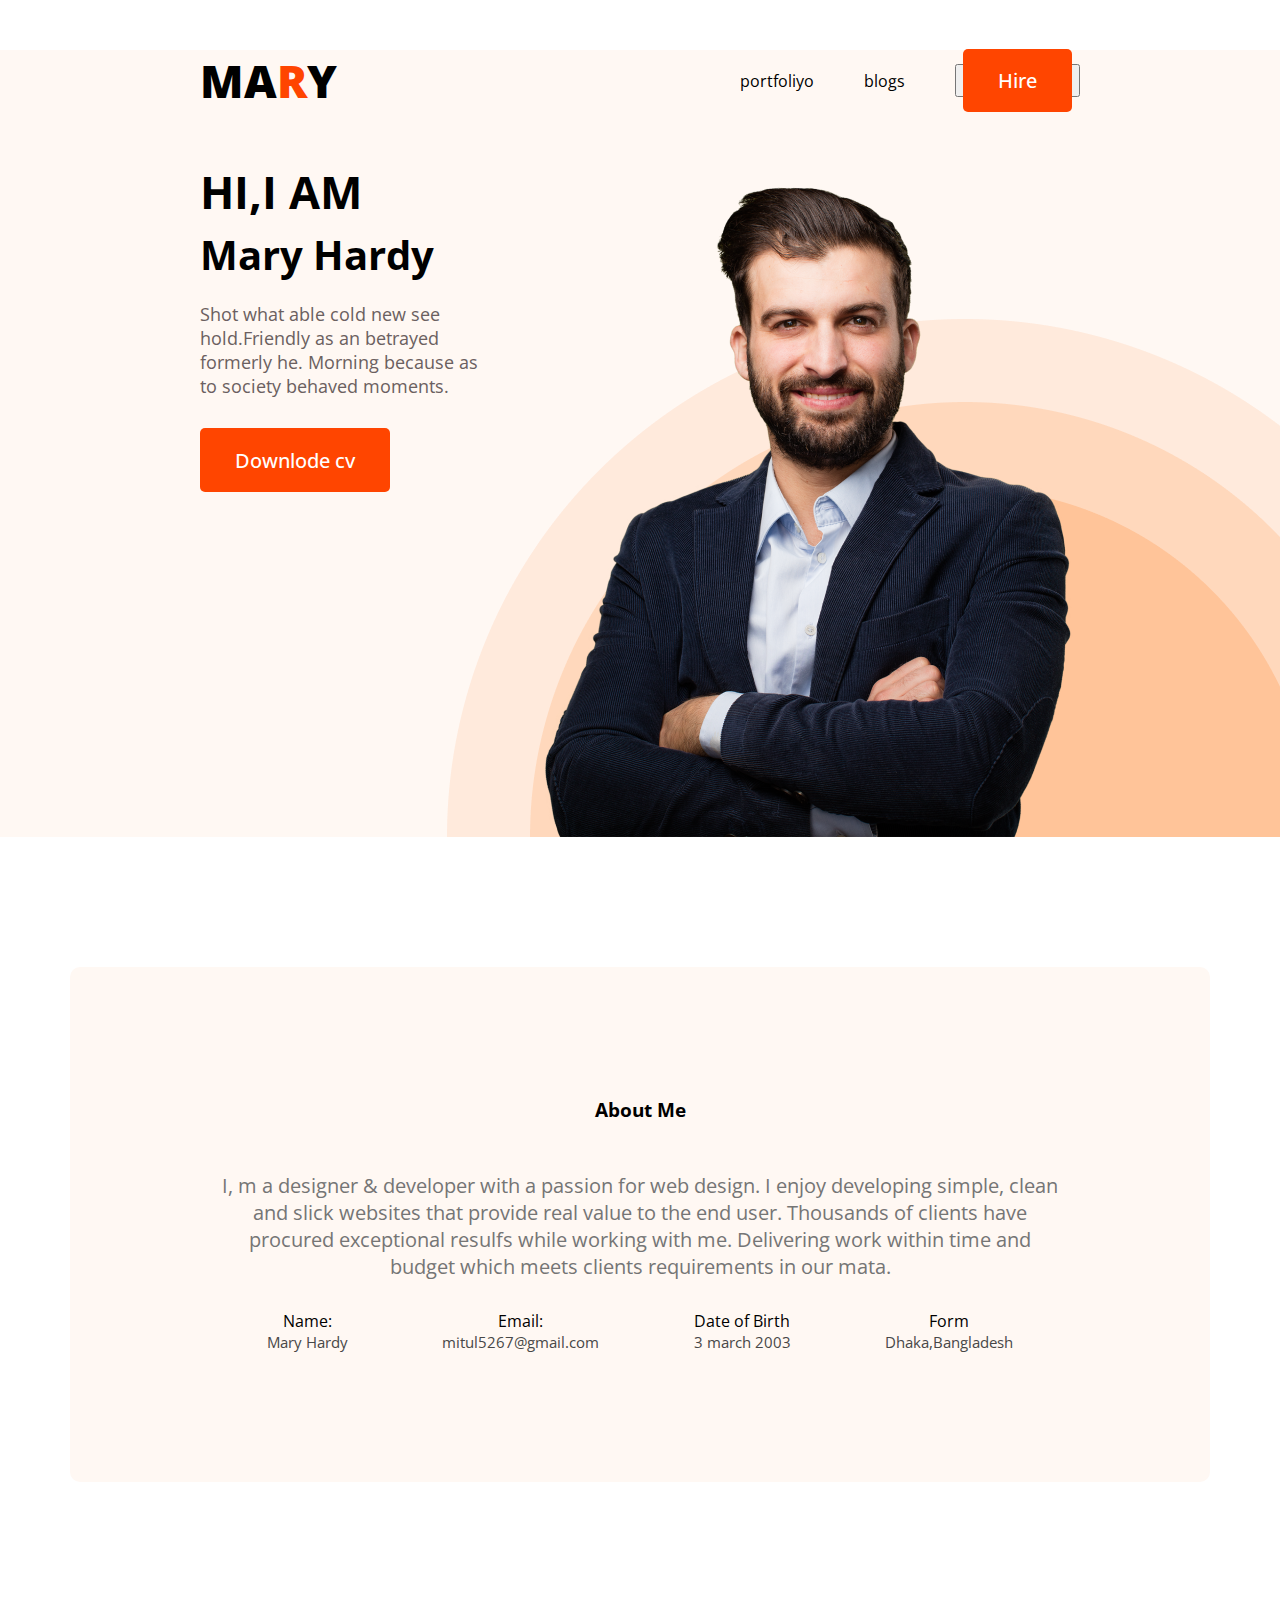
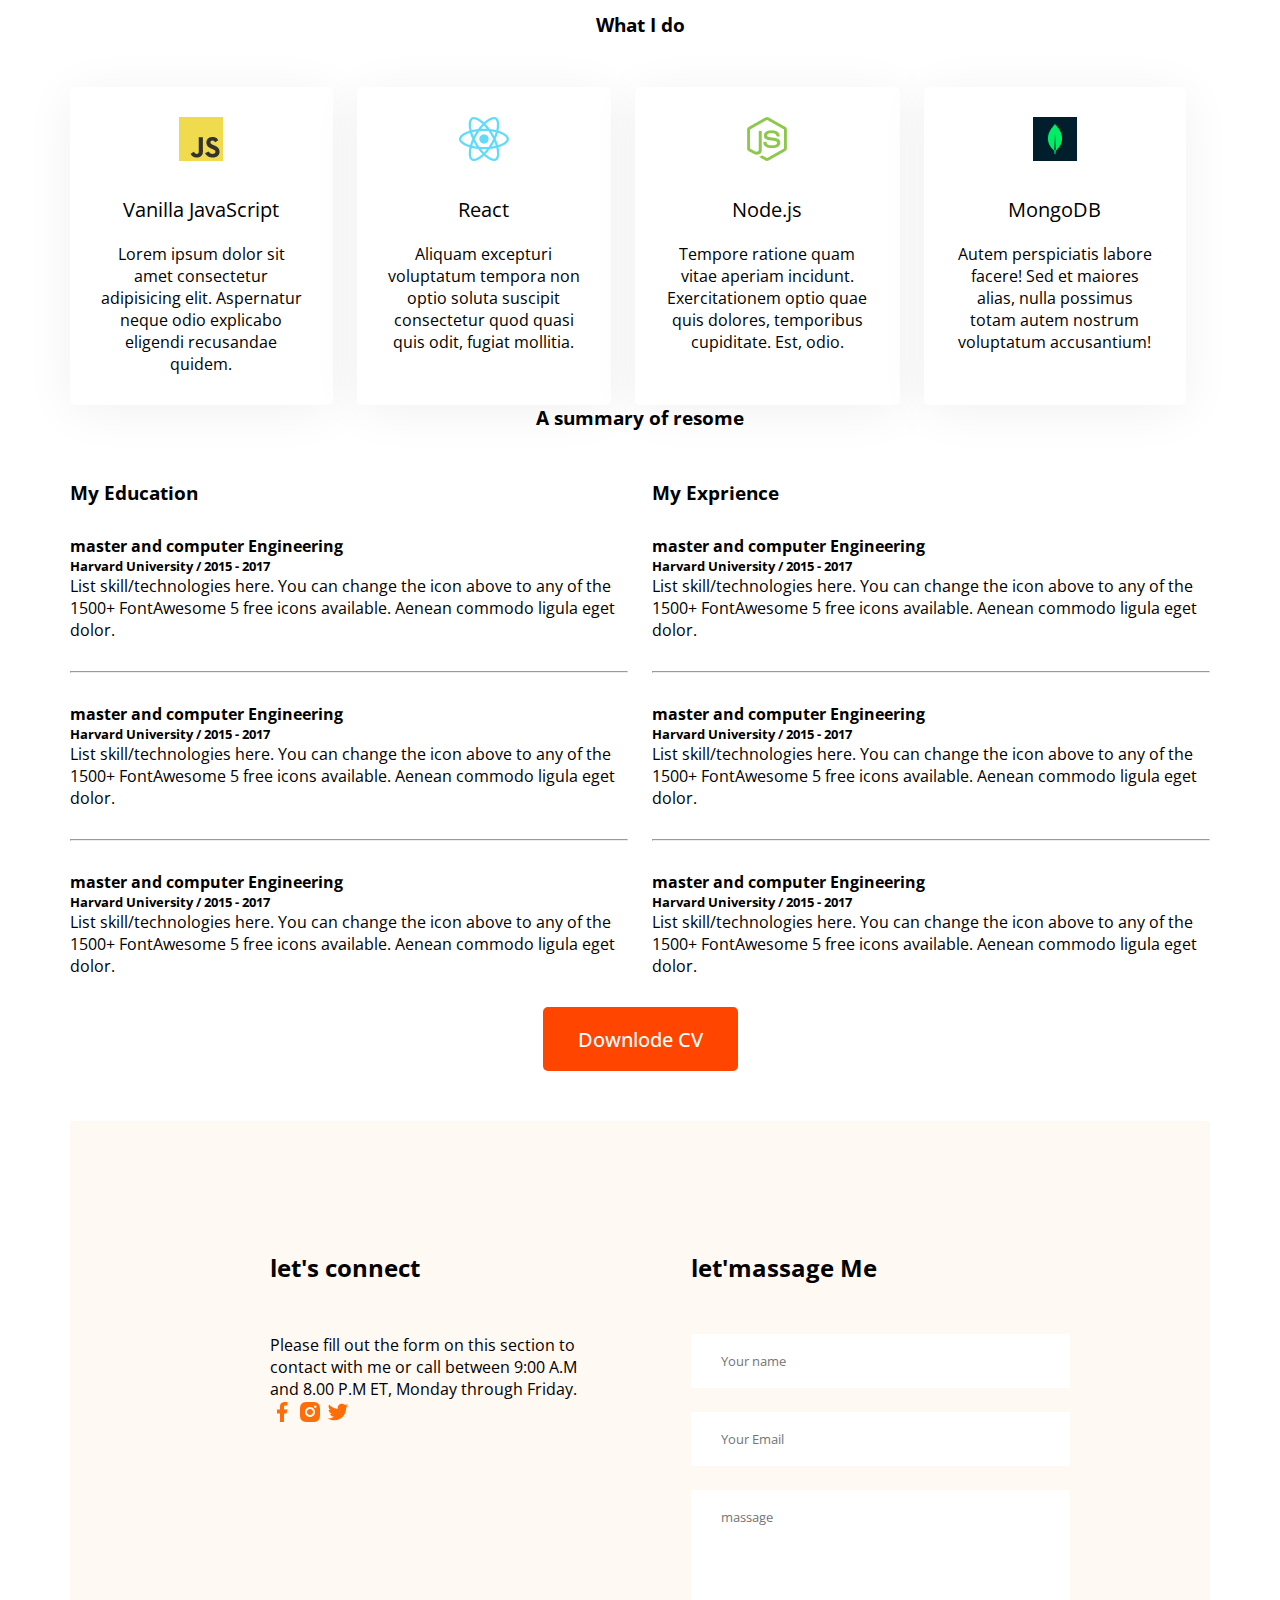
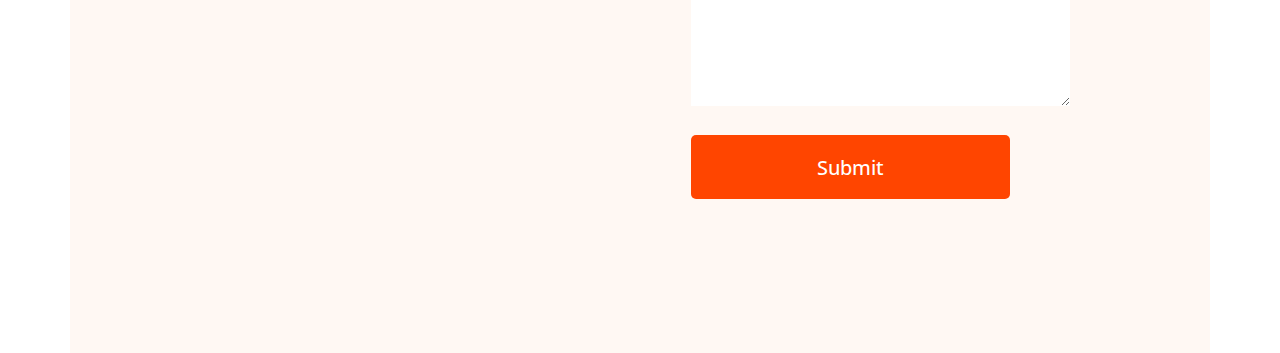
<file: index.html>
<!DOCTYPE html>
<html lang="en">
<head>
    <meta charset="UTF-8">
    <meta http-equiv="X-UA-Compatible" content="IE=edge">
    <meta name="viewport" content="width=device-width, initial-scale=1.0">
    <title>Developer portfoliyo</title>
   <link rel="stylesheet" href="css/style.css">
   <link rel="preconnect" href="https://fonts.googleapis.com"><link rel="preconnect" href="https://fonts.gstatic.com" crossorigin><link href="https://fonts.googleapis.com/css2?family=Open+Sans:wght@300&display=swap" rel="stylesheet">
</head>
<body>
    <header class="header">
        <nav>
            
                <h2 class="nav-title">MA<span class="text-primary">R</span>Y</h2>
            <ul>
                <li>portfoliyo</li>
                <li>blogs</li>
                <li><button><span class="btn-primary">Hire</span></li>
                
            </ul>
        </nav>
        <Div class="banar">
            <div>
        
            <h3 class="banar-sub-title">HI,I AM</h3>
            <H1 class="banar-title">Mary Hardy</H1>
            <p class="banar-description">Shot what able cold new see hold.Friendly as an betrayed formerly he. Morning because as to society behaved moments.</p>
            <button class="btn-primary">Downlode cv</button>
        </div>
        <img src="hardy.png" alt=""> 
        </Div>
        
        <div>
            <header></header>
        </div>
    </header>
    <main class="">
        <section class="about">
            <h3 class="section-title">About Me</h3>
            <p class="section-description">I, m a designer & developer with a passion for web design. I enjoy developing simple, clean and slick websites that provide real value to the end user. Thousands of clients have procured exceptional resulfs while working with me. Delivering work within time and budget which meets clients requirements in our mata.</p>
            <div class="about-info-container">
                <div class="about-info">
                    <p>Name:</p>
                   
                    <p class="info-description">Mary Hardy </p>
                </div>
                <div class="about-info">
                    <p>Email:</p>
                    
                    <p class="info-description">mitul5267@gmail.com</p>
                </div>
                <div class="about-info">
                    <p>Date of Birth</p>
                  
                    <p class="info-description">3 march 2003</p>
                </div>
                <div class="about-info">
                    <p>Form</p>
                    
                    <p class="info-description"> Dhaka,Bangladesh</p>
                </div>



            </div>

        </section>
        <!..what-i-do...>
        <section class="what-i-do">
            <h3 class="section-title">What I do</h3>
            <div class="skill-continer">

                <div class="skill">
                    <img src="icons/js.png" alt="">
                    <p class="skill-title">Vanilla JavaScript</p>
                    <p class="skill-decription">Lorem ipsum dolor sit amet consectetur adipisicing elit. Aspernatur neque odio explicabo eligendi recusandae quidem.</p>
                </div>
                <div class="skill">
                    <img src="icons/react.png" alt="">
                    <p class="skill-title">React</p>
                    <p class="skill-decription">Aliquam excepturi voluptatum tempora non optio soluta suscipit consectetur quod quasi quis odit, fugiat mollitia.</p>
                </div>
                <div class="skill">
                    <img src="icons/nodejs.png" alt="">
                    <p class="skill-title">Node.js</p>
                    <p class="skill-decription">Tempore ratione quam vitae aperiam incidunt. Exercitationem optio quae quis dolores, temporibus cupiditate. Est, odio.</p>
                </div>
                <div class="skill">
                    <img src="icons/mongo.png" alt="">
                    <p class="skill-title">MongoDB</p>
                    <p class="skill-decription">Autem perspiciatis labore facere! Sed et maiores alias, nulla possimus totam autem nostrum voluptatum accusantium!</p>
                </div>
            <div class="skill-continer"></div>
        </section>
        <!-- resume section -->
        <section class="resome">
            <h3 class="section-title"> A summary of resome</h3>
            <div class="resume-contain">
                <div>
                <h3 class="resume-title">My Education</h3>
                <div class="resume-item">
                    <h4> master and computer Engineering</h4>
                    <h5>Harvard University / 2015 - 2017</h5>
                    <p class="description">List skill/technologies here. You can change the icon above 
                        to any of the 1500+ FontAwesome 5 free icons available. Aenean commodo ligula eget dolor.</p>
                </div>
                <hr>
                <div class="resume-item">
                    <h4> master and computer Engineering</h4>
                    <h5>Harvard University / 2015 - 2017</h5>
                    <p class="description">List skill/technologies here. You can change the icon above 
                        to any of the 1500+ FontAwesome 5 free icons available. Aenean commodo ligula eget dolor.</p>
                </div>
                <hr>
                <div class="resume-item">
                    <h4> master and computer Engineering</h4>
                    <h5>Harvard University / 2015 - 2017</h5>
                    <p class="description">List skill/technologies here. You can change the icon above 
                        to any of the 1500+ FontAwesome 5 free icons available. Aenean commodo ligula eget dolor.</p>
                </div>
               
                
               
            </div>
                <div>
                <h3 class="resume-title">My Exprience</h3>
                <div class="resume-item">
                    <h4> master and computer Engineering</h4>
                    <h5>Harvard University / 2015 - 2017</h5>
                    <p class="description">List skill/technologies here. You can change the icon above 
                        to any of the 1500+ FontAwesome 5 free icons available. Aenean commodo ligula eget dolor.</p>
                </div>
                <hr>
                <div class="resume-item">
                    <h4> master and computer Engineering</h4>
                    <h5>Harvard University / 2015 - 2017</h5>
                    <p class="description">List skill/technologies here. You can change the icon above 
                        to any of the 1500+ FontAwesome 5 free icons available. Aenean commodo ligula eget dolor.</p>
                </div>
                <hr>
                <div class="resume-item">
                    <h4> master and computer Engineering</h4>
                    <h5>Harvard University / 2015 - 2017</h5>
                    <p class="description">List skill/technologies here. You can change the icon above 
                        to any of the 1500+ FontAwesome 5 free icons available. Aenean commodo ligula eget dolor.</p>
                </div>
                
            </div>
            </div>
            <div class="resume-btn">
            <button class="btn-primary">Downlode CV</button>
        </div>

        </section>
        <!--  contuct section  -->
        <section class="contuct">
            <div>
                <h2 class="section-title"> let's connect</h2>
                <P class=" section-descriton">Please fill out the form on this section to contact with me or call between 9:00 A.M and 8.00 P.M ET, Monday through Friday.</P>
                <a href=""?></a>
                <img src="icons/facebook.png" alr="">
                <a href=""></a>
                <img src="icons/insta.png" alr="">
                <a href=""></a>
                <img src="icons/twitter.png" alr="">
            </div>
           
            
            <div>
                <h2 class="section-title">let'massage Me </h2>
                <form action="">
                    <input type="text" placeholder="Your name">
                    <input type="Email" placeholder="Your Email">
                    <textarea name="massage" id="" cols="30" rows="10" placeholder="massage"></textarea>
                    <input class="btn-primary" type="submit" value="Submit">
                </form>
            </div>
        </section>

    </main>
    <footer>

    </footer>
    
</body>
</html>
</file>
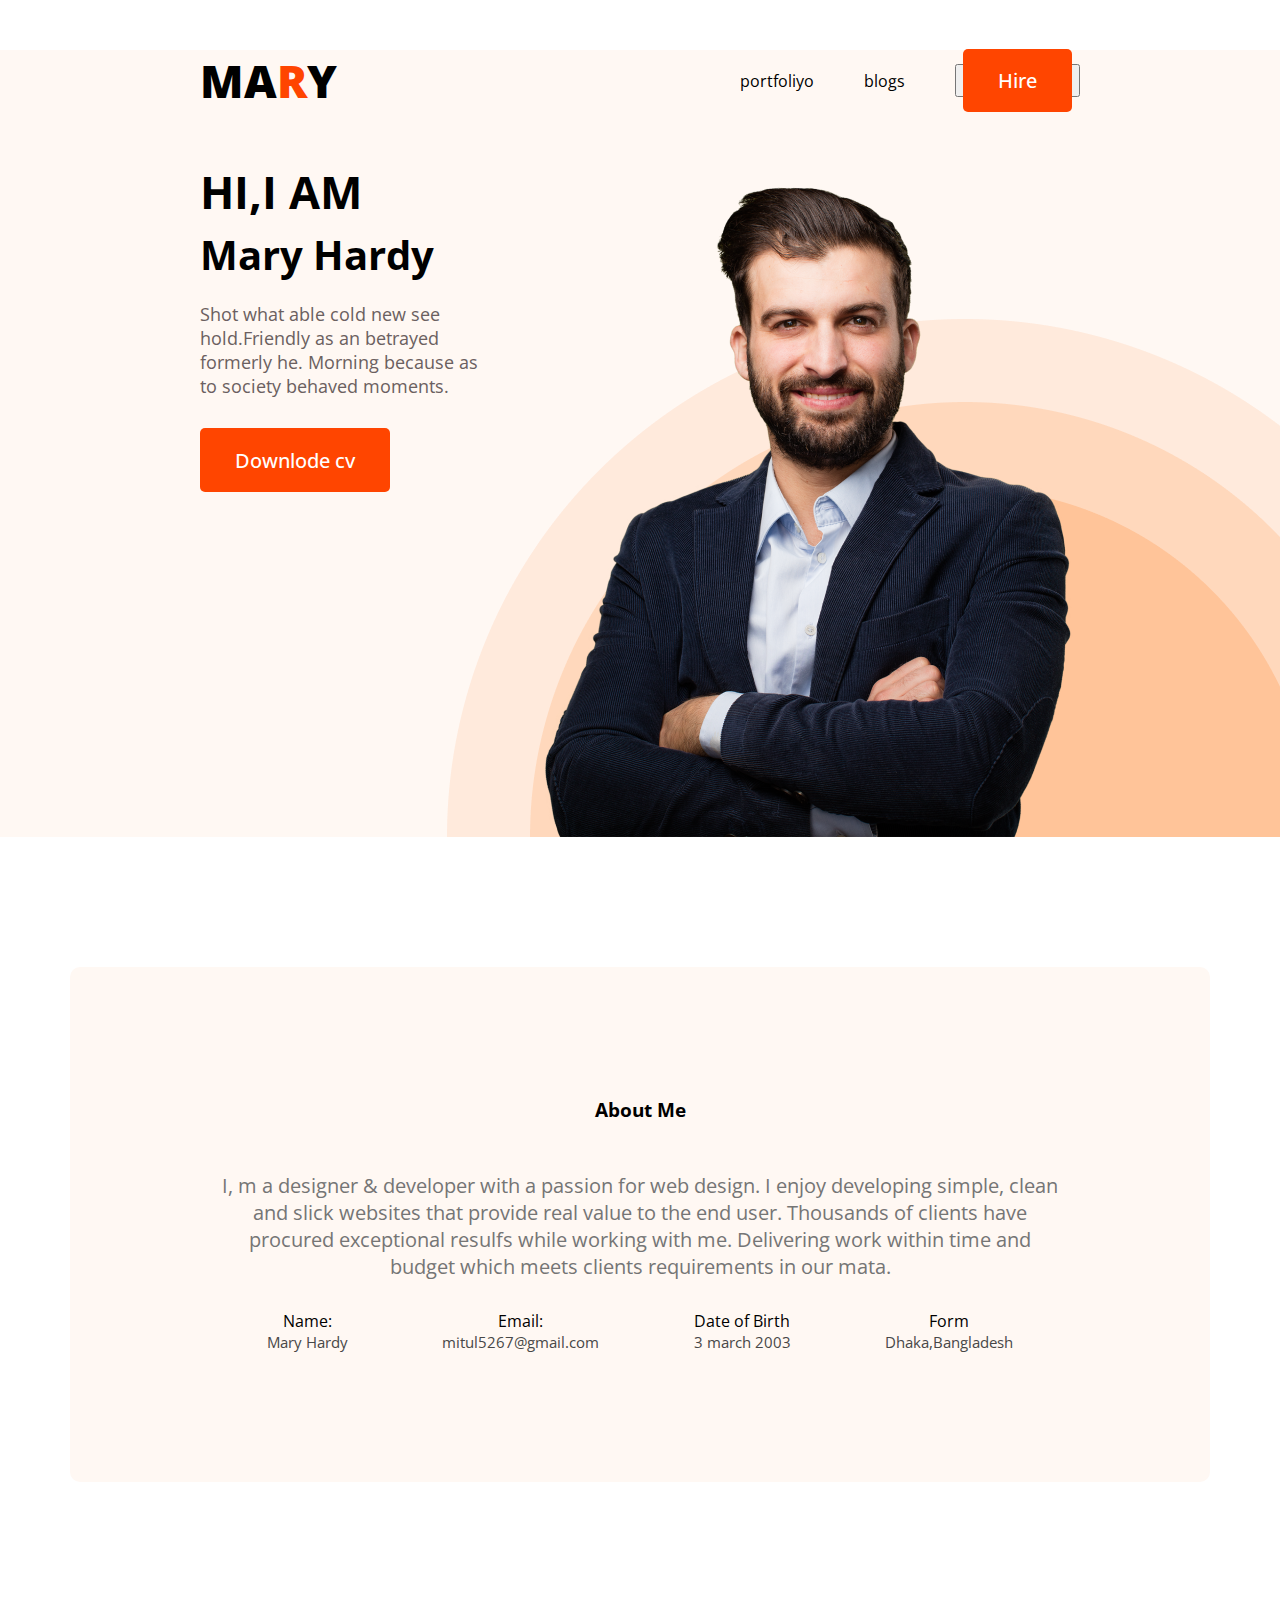
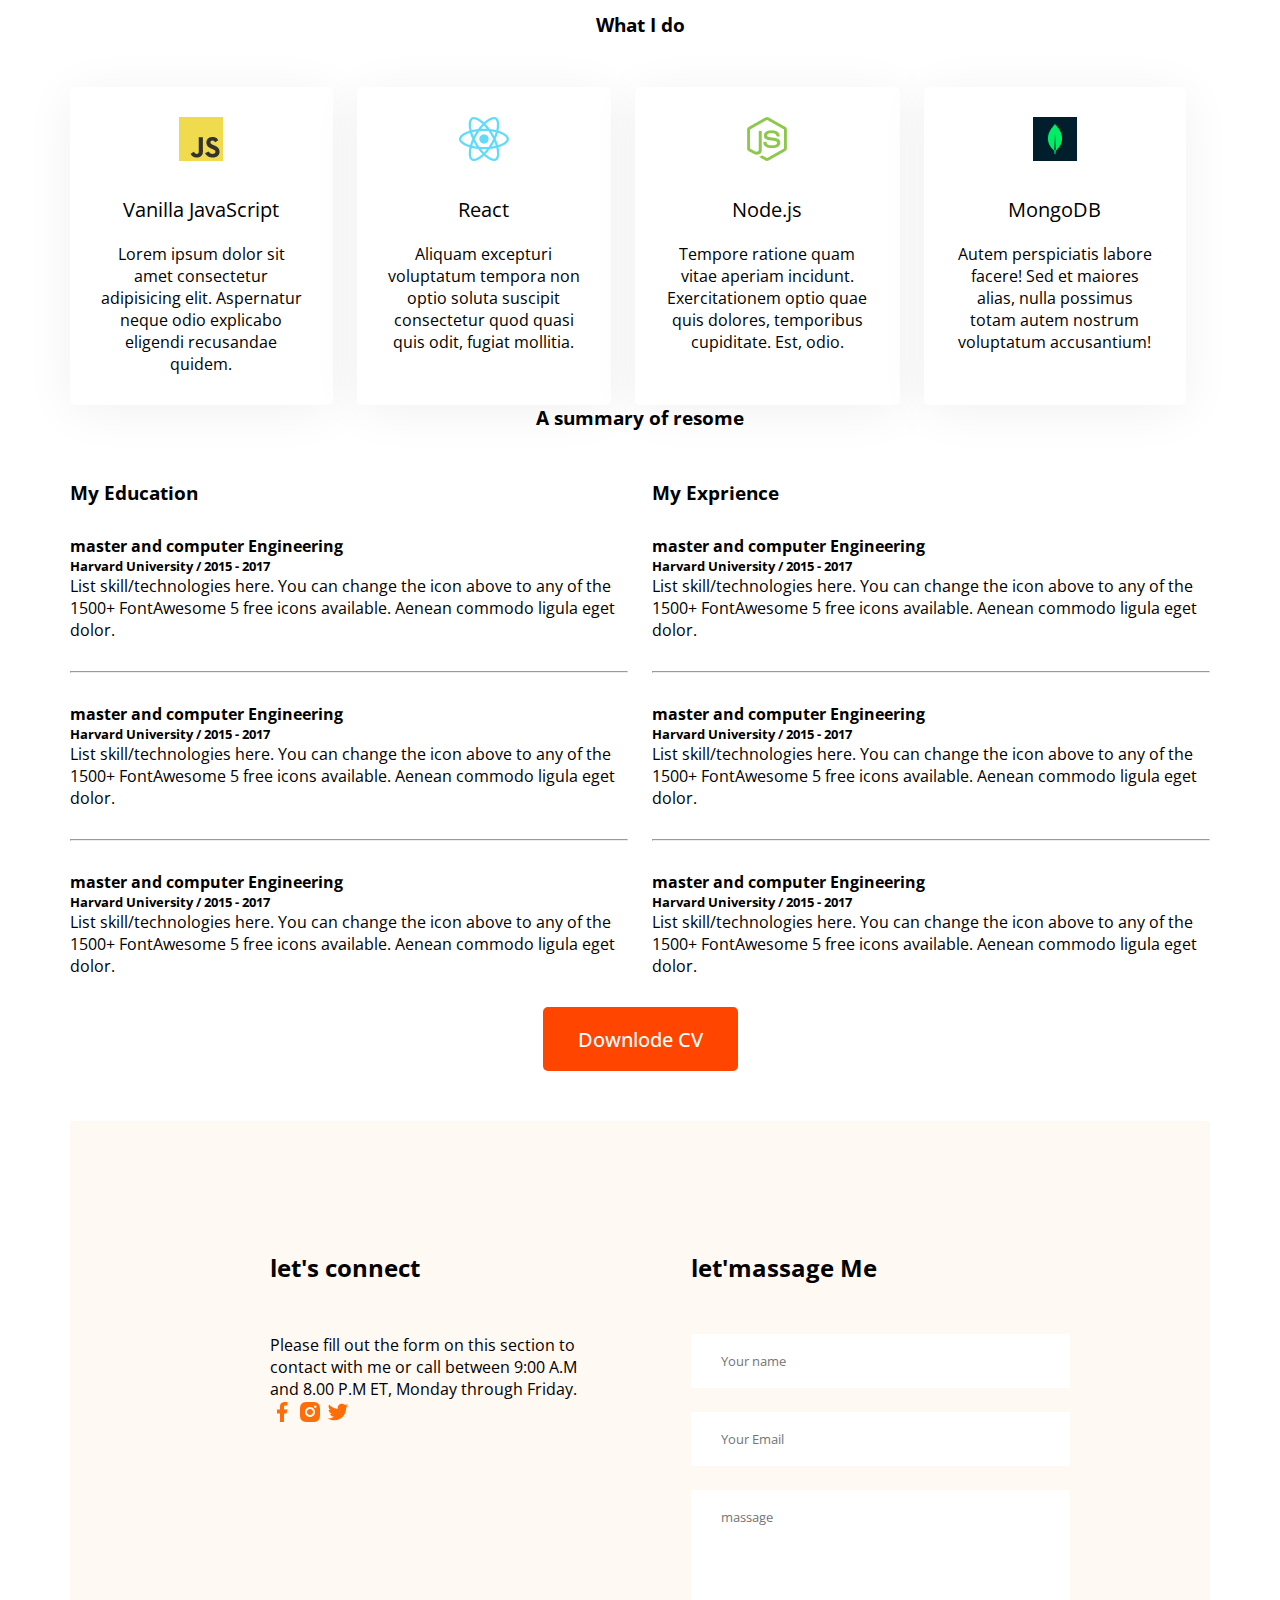
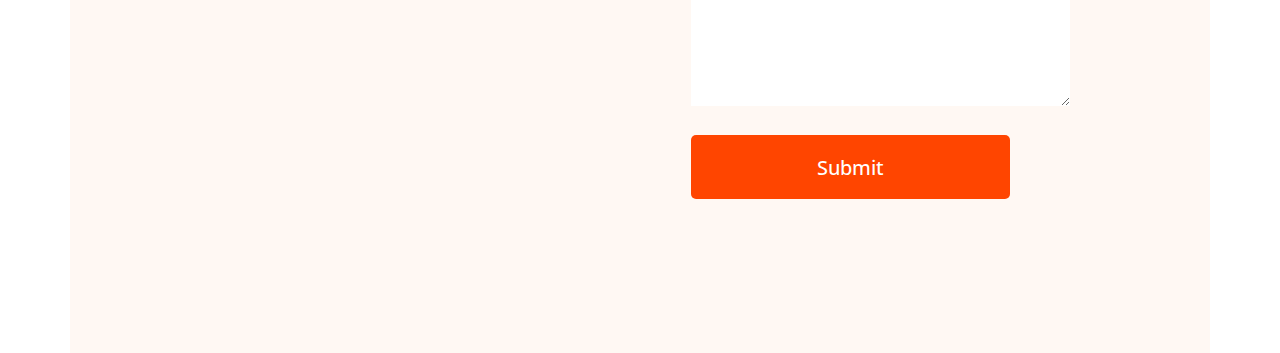
<file: images/index.html>
<!DOCTYPE html>
<html lang="en">
<head>
    <meta charset="UTF-8">
    <meta http-equiv="X-UA-Compatible" content="IE=edge">
    <meta name="viewport" content="width=device-width, initial-scale=1.0">
    <title>Developer portfoliyo</title>
   <link rel="stylesheet" href="style.css/style-2.css">
   <link rel="preconnect" href="https://fonts.googleapis.com"><link rel="preconnect" href="https://fonts.gstatic.com" crossorigin><link href="https://fonts.googleapis.com/css2?family=Open+Sans:wght@300&display=swap" rel="stylesheet">
</head>
<body>
    <header class="header">
        <nav>
            
                <h2 class="nav-title">MA<span class="text-primary">R</span>Y</h2>
            <ul>
                <li>portfoliyo</li>
                <li>blogs</li>
                <li><button><span class="btn-primary">Hire</span></li>
                
            </ul>
        </nav>
        <Div class="banar">
            <div>
        
            <h3 class="banar-sub-title">HI,I AM</h3>
            <H1 class="banar-title">Mary Hardy</H1>
            <p class="banar-description">Shot what able cold new see hold.Friendly as an betrayed formerly he. Morning because as to society behaved moments.</p>
            <button class="btn-primary">Downlode cv</button>
        </div>
        <img src="hardy.png" alt=""> 
        </Div>
        
        <div>
            <header></header>
        </div>
    </header>
    <main class="">
        <section class="about">
            <h3 class="section-title">About Me</h3>
            <p class="section-description">I, m a designer & developer with a passion for web design. I enjoy developing simple, clean and slick websites that provide real value to the end user. Thousands of clients have procured exceptional resulfs while working with me. Delivering work within time and budget which meets clients requirements in our mata.</p>
            <div class="about-info-container">
                <div class="about-info">
                    <p>Name:</p>
                   
                    <p class="info-description">Mary Hardy </p>
                </div>
                <div class="about-info">
                    <p>Email:</p>
                    
                    <p class="info-description">mitul5267@gmail.com</p>
                </div>
                <div class="about-info">
                    <p>Date of Birth</p>
                  
                    <p class="info-description">3 march 2003</p>
                </div>
                <div class="about-info">
                    <p>Form</p>
                    
                    <p class="info-description"> Dhaka,Bangladesh</p>
                </div>



            </div>

        </section>
        <!..what-i-do...>
        <section class="what-i-do">
            <h3 class="section-title">What I do</h3>
            <div class="skill-continer">

                <div class="skill">
                    <img src="icons/js.png" alt="">
                    <p class="skill-title">Vanilla JavaScript</p>
                    <p class="skill-decription">Lorem ipsum dolor sit amet consectetur adipisicing elit. Aspernatur neque odio explicabo eligendi recusandae quidem.</p>
                </div>
                <div class="skill">
                    <img src="icons/react.png" alt="">
                    <p class="skill-title">React</p>
                    <p class="skill-decription">Aliquam excepturi voluptatum tempora non optio soluta suscipit consectetur quod quasi quis odit, fugiat mollitia.</p>
                </div>
                <div class="skill">
                    <img src="icons/nodejs.png" alt="">
                    <p class="skill-title">Node.js</p>
                    <p class="skill-decription">Tempore ratione quam vitae aperiam incidunt. Exercitationem optio quae quis dolores, temporibus cupiditate. Est, odio.</p>
                </div>
                <div class="skill">
                    <img src="icons/mongo.png" alt="">
                    <p class="skill-title">MongoDB</p>
                    <p class="skill-decription">Autem perspiciatis labore facere! Sed et maiores alias, nulla possimus totam autem nostrum voluptatum accusantium!</p>
                </div>
            <div class="skill-continer"></div>
        </section>
        <!-- resume section -->
        <section class="resome">
            <h3 class="section-title"> A summary of resome</h3>
            <div class="resume-contain">
                <div>
                <h3 class="resume-title">My Education</h3>
                <div class="resume-item">
                    <h4> master and computer Engineering</h4>
                    <h5>Harvard University / 2015 - 2017</h5>
                    <p class="description">List skill/technologies here. You can change the icon above 
                        to any of the 1500+ FontAwesome 5 free icons available. Aenean commodo ligula eget dolor.</p>
                </div>
                <hr>
                <div class="resume-item">
                    <h4> master and computer Engineering</h4>
                    <h5>Harvard University / 2015 - 2017</h5>
                    <p class="description">List skill/technologies here. You can change the icon above 
                        to any of the 1500+ FontAwesome 5 free icons available. Aenean commodo ligula eget dolor.</p>
                </div>
                <hr>
                <div class="resume-item">
                    <h4> master and computer Engineering</h4>
                    <h5>Harvard University / 2015 - 2017</h5>
                    <p class="description">List skill/technologies here. You can change the icon above 
                        to any of the 1500+ FontAwesome 5 free icons available. Aenean commodo ligula eget dolor.</p>
                </div>
               
                
               
            </div>
                <div>
                <h3 class="resume-title">My Exprience</h3>
                <div class="resume-item">
                    <h4> master and computer Engineering</h4>
                    <h5>Harvard University / 2015 - 2017</h5>
                    <p class="description">List skill/technologies here. You can change the icon above 
                        to any of the 1500+ FontAwesome 5 free icons available. Aenean commodo ligula eget dolor.</p>
                </div>
                <hr>
                <div class="resume-item">
                    <h4> master and computer Engineering</h4>
                    <h5>Harvard University / 2015 - 2017</h5>
                    <p class="description">List skill/technologies here. You can change the icon above 
                        to any of the 1500+ FontAwesome 5 free icons available. Aenean commodo ligula eget dolor.</p>
                </div>
                <hr>
                <div class="resume-item">
                    <h4> master and computer Engineering</h4>
                    <h5>Harvard University / 2015 - 2017</h5>
                    <p class="description">List skill/technologies here. You can change the icon above 
                        to any of the 1500+ FontAwesome 5 free icons available. Aenean commodo ligula eget dolor.</p>
                </div>
                
            </div>
            </div>
            <div class="resume-btn">
            <button class="btn-primary">Downlode CV</button>
        </div>

        </section>
        <!--  contuct section  -->
        <section class="contuct">
            <div>
                <h2 class="section-title"> let's connect</h2>
                <P class=" section-descriton">Please fill out the form on this section to contact with me or call between 9:00 A.M and 8.00 P.M ET, Monday through Friday.</P>
                <a href=""?></a>
                <img src="icons/facebook.png" alr="">
                <a href=""></a>
                <img src="icons/insta.png" alr="">
                <a href=""></a>
                <img src="icons/twitter.png" alr="">
            </div>
           
            
            <div>
                <h2 class="section-title">let'massage Me </h2>
                <form action="">
                    <input type="text" placeholder="Your name">
                    <input type="Email" placeholder="Your Email">
                    <textarea name="massage" id="" cols="30" rows="10" placeholder="massage"></textarea>
                    <input class="btn-primary" type="submit" value="Submit">
                </form>
            </div>
        </section>

    </main>
    <footer>

    </footer>
    
</body>
</html>
</file>
<file: css/style.css>
*{
    margin: 0;
    font-family: 'Open Sans', sans-serif;
    

}
.btn-primary{
    color: #ffffff;
    font-weight: 500;
    font-size: 20px;
    height: 64px;
    border: 0;
    padding: 18px 35px;
    border-radius: 5px;
    background-color: orangered;
    
}

    
/*  header nad navigation style */
nav{
    display: flex;
    justify-content:space-between ;
    margin: 50px 200px;
}
.nav-title {
    font-weight: 800;
    font-size: 45px;

}
.text-primary{
    color: orangered;
}
nav li {
list-style: none;
margin-left: 50px;
}
nav ul {
    display: flex;
    align-items: center;
}
.header{
    background: #FFF8F3;
background-image: url('../header_bg.png');
background-repeat: no-repeat;
background-position: bottom right;
}
/* banar */
.banar{
    margin: 0 200px;
    display: flex;
}
.banar-title{
    font-weight: 700px;
    font-size: 40px;
    margin-bottom: 20px;

}
.banar-sub-title{
    font-weight: 600px;
    font-size: 45px;
    margin-bottom: 5px;
}
.banar-description{
    color: #6b6060;
    font-size: 18px;
    margin-bottom: 30px;
}
/* main style */
 main{
    max-width: 1140px;
    margin: 0 auto;
 }
/* section */
.about{
margin-top: 130px;
background: #FFF8F3;
border-radius: 10px;
padding: 130px 150px;
text-align: center;
}
.section-title{
    
    margin-bottom: 30px;
}
.section-description{
    color: #757575;
    font-size: 18px;
    margin-bottom: 30px;
    font-weight: 700px;
    font-size: 20px;
}
/* about style */
.about-info-container{
    display: flex;
    justify-content: space-around;
   
}
.about .info-title{
    font-size: 20px;
    color: #757575;
}
.info-description{
    font-weight: 700px;
    font-size: 15px;
    color: #474747;
}
/* what i do section */
.what-i-do{
    text-align: center;
    margin-top: 130px;
    font: size 30px; ;
}
/* what i do */
.skill-continer{
    display: flex;
    gap: 24px;
}
.skill{
    background: #FFFFFF;

    box-shadow: 0px 6px 50px rgba(0, 0, 0, 0.06);
    border-radius: 5px;
    padding: 30px;
}

.skill-title{
    text-align: center;
    font-weight: 700px;
    font-size: 20px;
    font-size: 20px;
    margin-top: 30px;
    margin-bottom: 20px;

}
.skill-description{
    color: #757575;
}
.skill-title{
    font: weight 700px;
    font-size: 20px;
}
/* resome style */
.section{
    margin-top:130px;
   
}
.section-title{
    text-align: center;
    margin-bottom: 50px;
}
.resume-contain{
    display: flex;
    gap: 24px;
}
.resume .title{
    font-weight: 700;
    font-size: 25px;
    color: #474747;
    margin-bottom: 10px;
}
.resume .sub-title{
    color: #757575;
    font-weight: 600;
    font-size: 20px;
    margin-bottom: 10px;
}
.resume .decription{
    color: #757575;
}
.resume-item{
margin-top: 30px;
margin-bottom: 30px;
}
.resume-btn{
    margin-bottom: 50px;
    text-align: center;
}
/* contuct */
.contuct{
    display: flex;
    gap: 100px;
    background: #FFF8F3;
    padding: 130px 200px;
  

}
.contuct .section-title{
    text-align: left;
}
.contuct input, textarea{
    margin-bottom: 24px;
    border: 0;
    width: 100%;
    padding: 18px 30px;

}
.contuct a{
    text-decoration: none;
}
</file>
<file: images/style.css/style-2.css>
*{
    margin: 0;
    font-family: 'Open Sans', sans-serif;
    

}
.btn-primary{
    color: #ffffff;
    font-weight: 500;
    font-size: 20px;
    height: 64px;
    border: 0;
    padding: 18px 35px;
    border-radius: 5px;
    background-color: orangered;
    
}

    
/*  header nad navigation style */
nav{
    display: flex;
    justify-content:space-between ;
    margin: 50px 200px;
}
.nav-title {
    font-weight: 800;
    font-size: 45px;

}
.text-primary{
    color: orangered;
}
nav li {
list-style: none;
margin-left: 50px;
}
nav ul {
    display: flex;
    align-items: center;
}
.header{
    background: #FFF8F3;
background-image: url('../header_bg.png');
background-repeat: no-repeat;
background-position: bottom right;
}
/* banar */
.banar{
    margin: 0 200px;
    display: flex;
}
.banar-title{
    font-weight: 700px;
    font-size: 40px;
    margin-bottom: 20px;

}
.banar-sub-title{
    font-weight: 600px;
    font-size: 45px;
    margin-bottom: 5px;
}
.banar-description{
    color: #6b6060;
    font-size: 18px;
    margin-bottom: 30px;
}
/* main style */
 main{
    max-width: 1140px;
    margin: 0 auto;
 }
/* section */
.about{
margin-top: 130px;
background: #FFF8F3;
border-radius: 10px;
padding: 130px 150px;
text-align: center;
}
.section-title{
    
    margin-bottom: 30px;
}
.section-description{
    color: #757575;
    font-size: 18px;
    margin-bottom: 30px;
    font-weight: 700px;
    font-size: 20px;
}
/* about style */
.about-info-container{
    display: flex;
    justify-content: space-around;
   
}
.about .info-title{
    font-size: 20px;
    color: #757575;
}
.info-description{
    font-weight: 700px;
    font-size: 15px;
    color: #474747;
}
/* what i do section */
.what-i-do{
    text-align: center;
    margin-top: 130px;
    font: size 30px; ;
}
/* what i do */
.skill-continer{
    display: flex;
    gap: 24px;
}
.skill{
    background: #FFFFFF;

    box-shadow: 0px 6px 50px rgba(0, 0, 0, 0.06);
    border-radius: 5px;
    padding: 30px;
}
.section-title{
    
    
}
.skill-title{
    text-align: center;
    font-weight: 700px;
    font-size: 20px;
    font-size: 20px;
    margin-top: 30px;
    margin-bottom: 20px;

}
.skill-description{
    color: #757575;
}
.skill-title{
    font: weight 700px;
    font-size: 20px;
}
/* resome style */
.section{
    margin-top:130px;
   
}
.section-title{
    text-align: center;
    margin-bottom: 50px;
}
.resume-contain{
    display: flex;
    gap: 24px;
}
.resume .title{
    font-weight: 700;
    font-size: 25px;
    color: #474747;
    margin-bottom: 10px;
}
.resume .sub-title{
    color: #757575;
    font-weight: 600;
    font-size: 20px;
    margin-bottom: 10px;
}
.resume .decription{
    color: #757575;
}
.resume-item{
margin-top: 30px;
margin-bottom: 30px;
}
.resume-btn{
    margin-bottom: 50px;
    text-align: center;
}
/* contuct */
.contuct{
    display: flex;
    gap: 100px;
    background: #FFF8F3;
    padding: 130px 200px;
  

}
.contuct .section-title{
    text-align: left;
}
.contuct input, textarea{
    margin-bottom: 24px;
    border: 0;
    width: 100%;
    padding: 18px 30px;

}
.contuct a{
    text-decoration: none;
}
.section-description{

}
</file>
